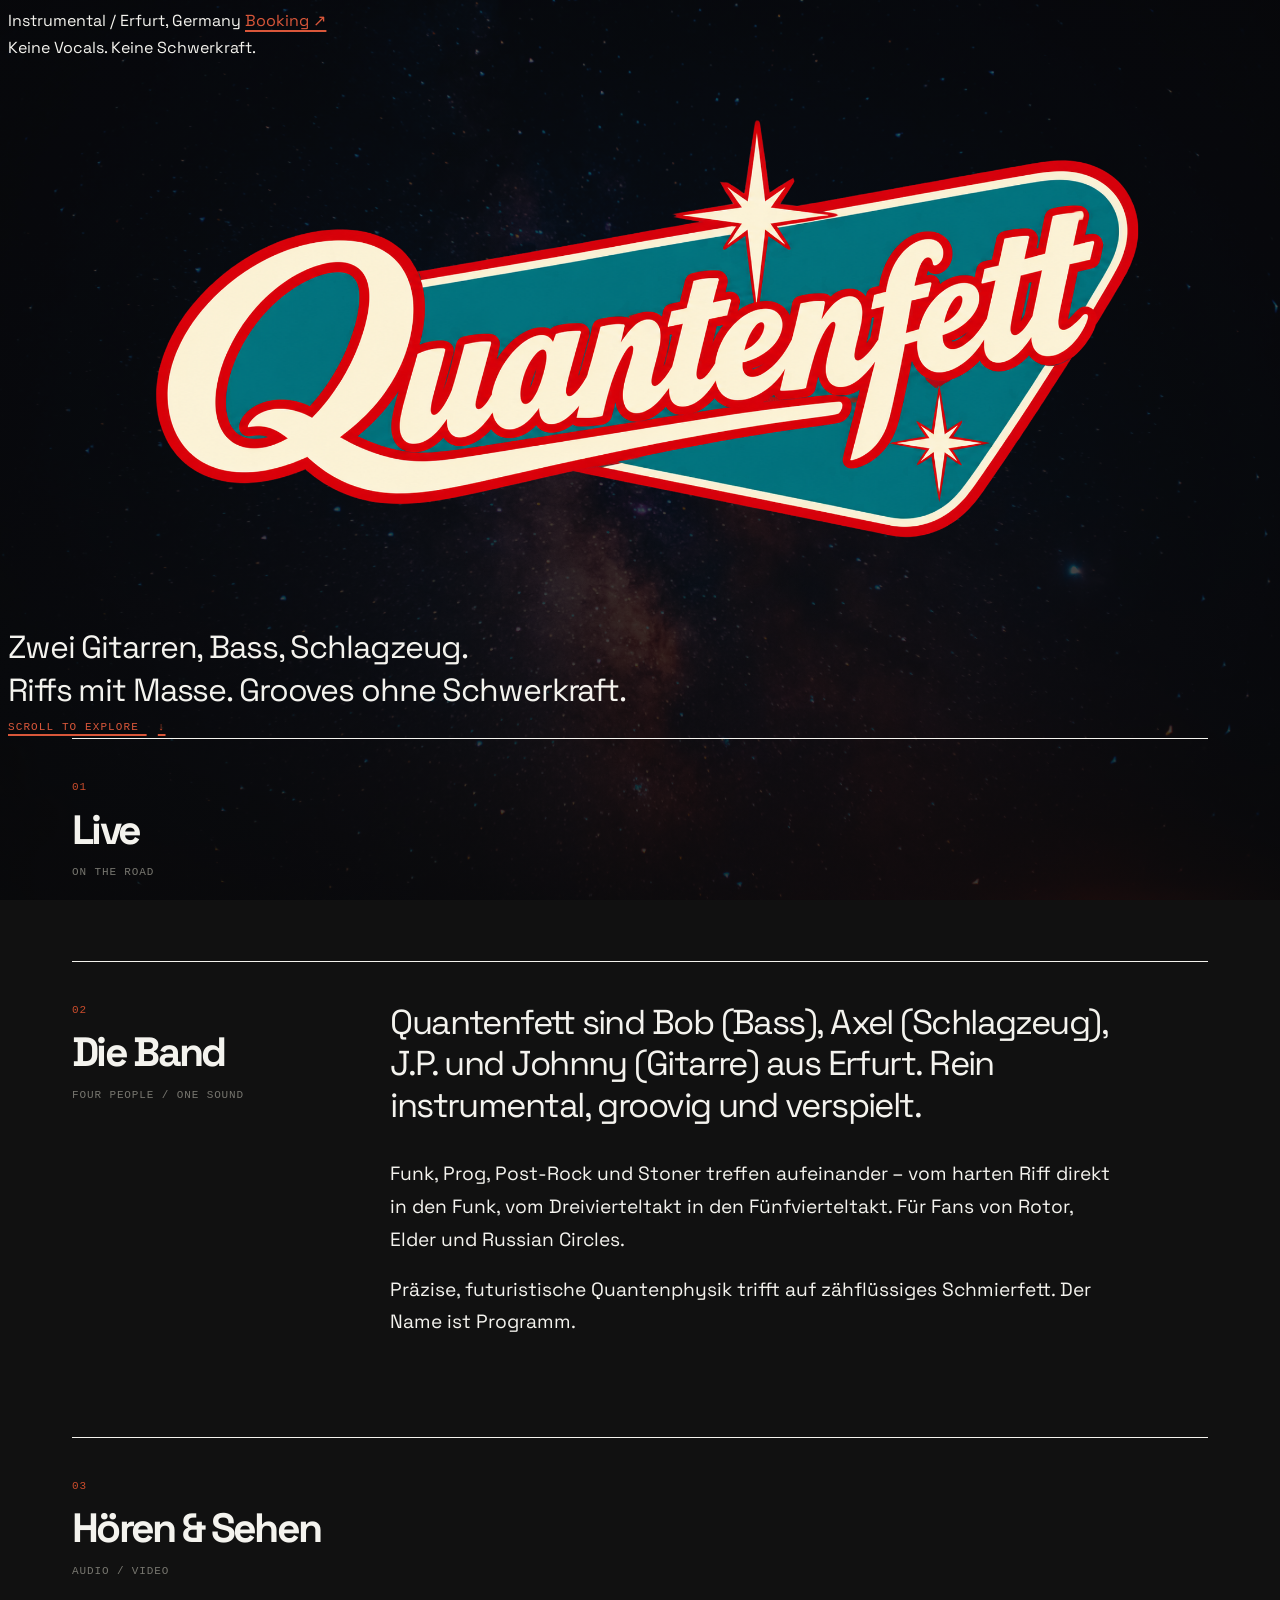
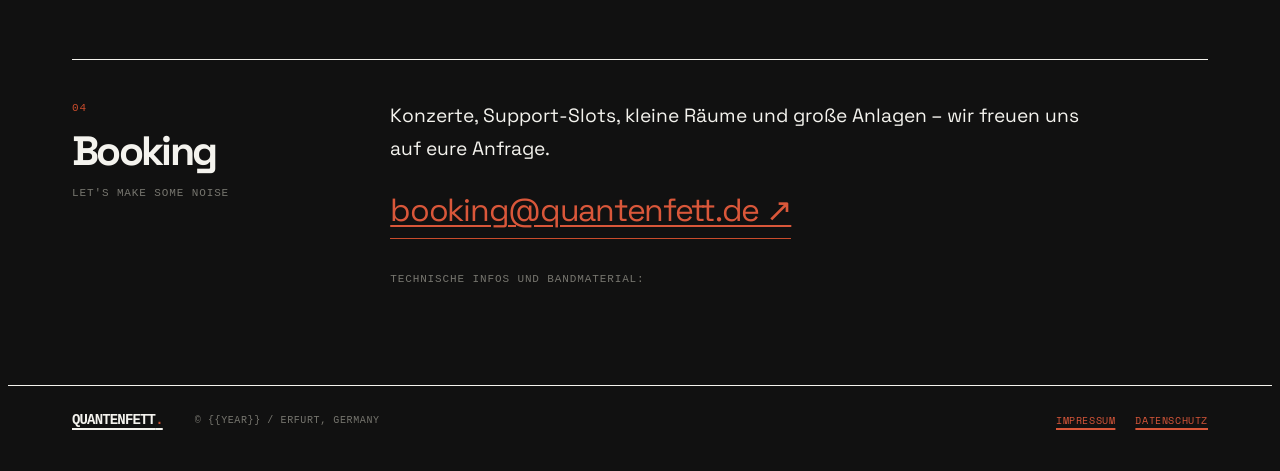
<file: site/index.html>
<!doctype html>
<html lang="de">
<head>
<meta charset="utf-8">
<meta name="viewport" content="width=device-width, initial-scale=1">
<title>Quantenfett – instrumentale Band aus Erfurt</title>
<meta name="description" content="Quantenfett aus Erfurt: zwei Gitarren, Bass und Schlagzeug. Instrumentaler Stoner, Post-Rock, Prog und Funk.">
<meta name="theme-color" content="#111111">
<link rel="stylesheet" href="style.css">
<link rel="icon" href="favicon.ico" sizes="any">
<link rel="icon" type="image/png" href="favicon-192.png" sizes="192x192">
<link rel="apple-touch-icon" href="apple-touch-icon.png">
</head>
<body>
<header class="hero">
  <div class="topline">
    <span>Instrumental / Erfurt, Germany</span>
    <a href="#booking">Booking ↗</a>
  </div>

  <p class="eyebrow">Keine Vocals. Keine Schwerkraft.</p>
  <h1 class="logo-heading">
    <img src="Retro-Logo.png" alt="Quantenfett" class="band-logo">
  </h1>
  <p class="lead">Zwei Gitarren, Bass, Schlagzeug.<br>Riffs mit Masse. Grooves ohne Schwerkraft.</p>
  <a class="scroll-link" href="#live">Scroll to explore <span aria-hidden="true">↓</span></a>
</header>

<main>
  <section id="live">
    <div class="section-head">
      <span class="section-no">01</span>
      <h2>Live</h2>
      <span class="section-note">On the road</span>
    </div>
    <!--GIGS-->
  </section>

  <section id="bio">
    <div class="section-head">
      <span class="section-no">02</span>
      <h2>Die Band</h2>
      <span class="section-note">Four people / one sound</span>
    </div>
    <div class="bio-copy">
      <p class="intro">Quantenfett sind Bob (Bass), Axel (Schlagzeug), J.P. und Johnny (Gitarre) aus Erfurt. Rein instrumental, groovig und verspielt.</p>
      <p>Funk, Prog, Post-Rock und Stoner treffen aufeinander – vom harten Riff direkt in den Funk, vom Dreivierteltakt in den Fünfvierteltakt. Für Fans von Rotor, Elder und Russian Circles.</p>
      <p>Präzise, futuristische Quantenphysik trifft auf zähflüssiges Schmierfett. Der Name ist Programm.</p>
    </div>
  </section>

  <section id="musik">
    <div class="section-head">
      <span class="section-no">03</span>
      <h2>Hören &amp; Sehen</h2>
      <span class="section-note">Audio / video</span>
    </div>
    <!--MUSIK-->
  </section>

  <section id="booking">
    <div class="section-head">
      <span class="section-no">04</span>
      <h2>Booking</h2>
      <span class="section-note">Let's make some noise</span>
    </div>
    <div class="booking-copy">
      <p>Konzerte, Support-Slots, kleine Räume und große Anlagen – wir freuen uns auf eure Anfrage.</p>
      <p><a class="email-link" href="mailto:booking@quantenfett.de">booking@quantenfett.de ↗</a></p>
      <p class="small-note">Technische Infos und Bandmaterial:</p>
    </div>
    <!--DOWNLOADS-->
  </section>
</main>

<footer>
  <a class="footer-brand" href="#">Quantenfett<span class="period">.</span></a>
  <span>© {{YEAR}} / Erfurt, Germany</span>
  <nav aria-label="Rechtliches">
    <a href="impressum.html">Impressum</a>
    <a href="datenschutz.html">Datenschutz</a>
  </nav>
</footer>
</body>
</html>
</file>
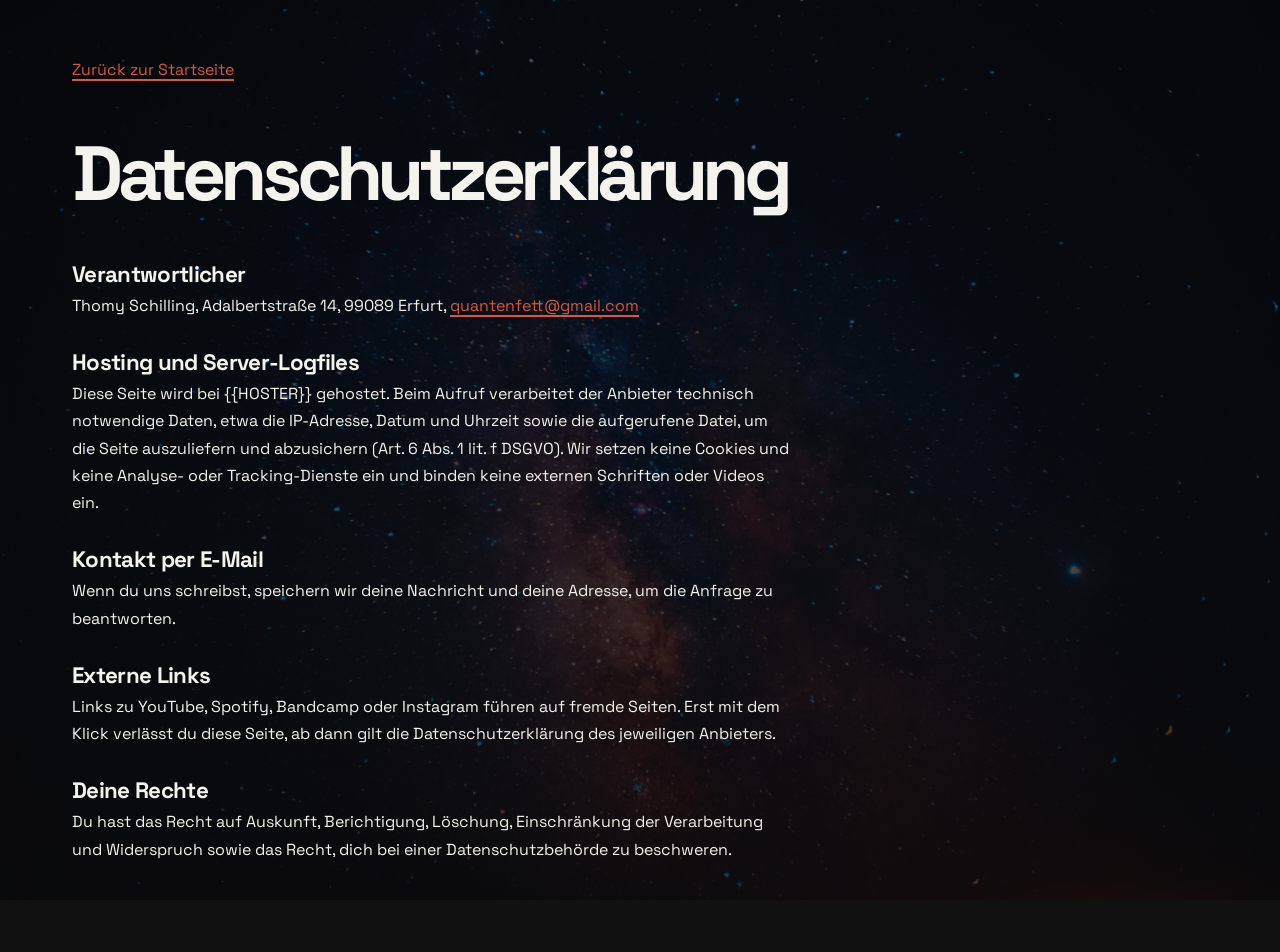
<file: site/datenschutz.html>
<!doctype html>
<html lang="de">
<head>
<meta charset="utf-8">
<meta name="viewport" content="width=device-width, initial-scale=1">
<title>Datenschutz – Quantenfett</title>
<meta name="robots" content="noindex">
<link rel="stylesheet" href="style.css">
  <link rel="icon" href="favicon.ico" sizes="any">
<link rel="icon" type="image/png" href="favicon-192.png" sizes="192x192">
<link rel="apple-touch-icon" href="apple-touch-icon.png">
</head>
<body class="doc">
<main>
  <p><a href="index.html">Zurück zur Startseite</a></p>
  <h1>Datenschutzerklärung</h1>
  <h2>Verantwortlicher</h2>
  <p>Thomy Schilling, Adalbertstraße 14, 99089 Erfurt, <a href="mailto:quantenfett@gmail.com">quantenfett@gmail.com</a></p>
  <h2>Hosting und Server-Logfiles</h2>
  <p>Diese Seite wird bei {{HOSTER}} gehostet. Beim Aufruf verarbeitet der Anbieter technisch notwendige Daten, etwa die IP-Adresse, Datum und Uhrzeit sowie die aufgerufene Datei, um die Seite auszuliefern und abzusichern (Art. 6 Abs. 1 lit. f DSGVO). Wir setzen keine Cookies und keine Analyse- oder Tracking-Dienste ein und binden keine externen Schriften oder Videos ein.</p>
  <h2>Kontakt per E-Mail</h2>
  <p>Wenn du uns schreibst, speichern wir deine Nachricht und deine Adresse, um die Anfrage zu beantworten.</p>
  <h2>Externe Links</h2>
  <p>Links zu YouTube, Spotify, Bandcamp oder Instagram führen auf fremde Seiten. Erst mit dem Klick verlässt du diese Seite, ab dann gilt die Datenschutzerklärung des jeweiligen Anbieters.</p>
  <h2>Deine Rechte</h2>
  <p>Du hast das Recht auf Auskunft, Berichtigung, Löschung, Einschränkung der Verarbeitung und Widerspruch sowie das Recht, dich bei einer Datenschutzbehörde zu beschweren.</p>
</main>
</body>
</html>
</file>
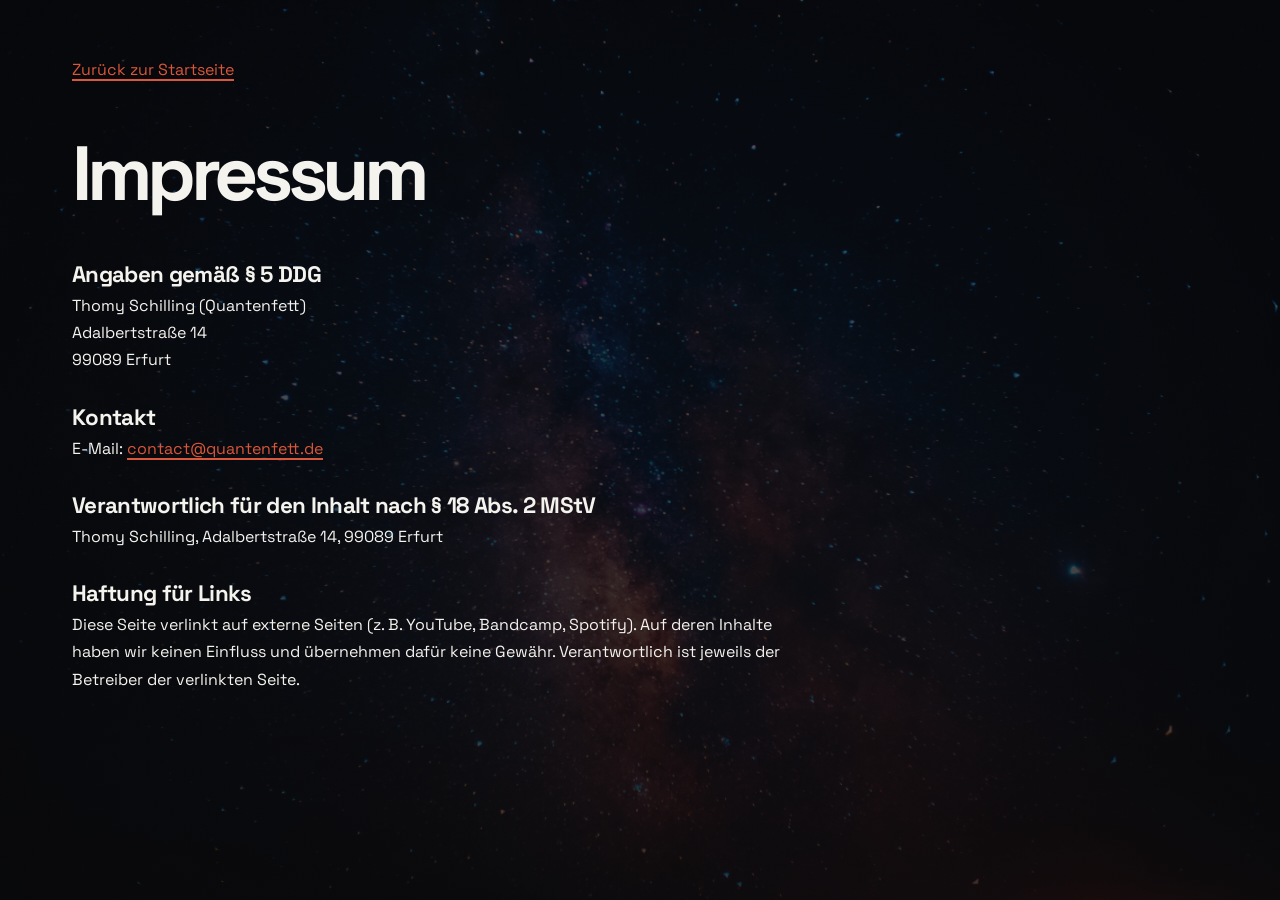
<file: site/impressum.html>
<!doctype html>
<html lang="de">
<head>
<meta charset="utf-8">
<meta name="viewport" content="width=device-width, initial-scale=1">
<title>Impressum – Quantenfett</title>
<meta name="robots" content="noindex">
<link rel="stylesheet" href="style.css">
  <link rel="icon" href="favicon.ico" sizes="any">
<link rel="icon" type="image/png" href="favicon-192.png" sizes="192x192">
<link rel="apple-touch-icon" href="apple-touch-icon.png">
</head>
<body class="doc">
<main>
  <p><a href="index.html">Zurück zur Startseite</a></p>
  <h1>Impressum</h1>
  <h2>Angaben gemäß § 5 DDG</h2>
  <p>Thomy Schilling (Quantenfett)<br>Adalbertstraße 14<br>99089 Erfurt</p>
  <h2>Kontakt</h2>
  <p>E-Mail: <a href="mailto:contact@quantenfett.de">contact@quantenfett.de</a></p>
  <h2>Verantwortlich für den Inhalt nach § 18 Abs. 2 MStV</h2>
  <p>Thomy Schilling, Adalbertstraße 14, 99089 Erfurt</p>
  <h2>Haftung für Links</h2>
  <p>Diese Seite verlinkt auf externe Seiten (z. B. YouTube, Bandcamp, Spotify). Auf deren Inhalte haben wir keinen Einfluss und übernehmen dafür keine Gewähr. Verantwortlich ist jeweils der Betreiber der verlinkten Seite.</p>
</main>
</body>
</html>
</file>
<file: site/style.css>
/* Schriften: selbst gehostet (keine Verbindung zu Google).
   Dateien liegen in site/fonts/ – siehe README dort. */
@font-face {
  font-family: 'Space Grotesk';
  font-style: normal;
  font-weight: 400;
  font-display: swap;
  src: url("fonts/space-grotesk-400.woff2") format("woff2");
}

@font-face {
  font-family: 'Space Grotesk';
  font-style: normal;
  font-weight: 700;
  font-display: swap;
  src: url("fonts/space-grotesk-700.woff2") format("woff2");
}

@font-face {
  font-family: 'Space Mono';
  font-style: normal;
  font-weight: 400;
  font-display: swap;
  src: url("fonts/space-mono-400.woff2") format("woff2");
}

@font-face {
  font-family: 'Space Mono';
  font-style: normal;
  font-weight: 700;
  font-display: swap;
  src: url("fonts/space-mono-700.woff2") format("woff2");
}

:root {
  --paper: #f4f3ee;
  --ink: #f4f3ee;
  --muted: #77766f;
  --accent: #c94c2c;
  --line: #d9d7cf;
  --mono: "SFMono-Regular", Consolas, "Liberation Mono", monospace;
}

* {
  box-sizing: border-box;
}

html {
  scroll-behavior: smooth;
  scroll-padding-top: 1.5rem;
}


body {
  font-family: 'Space Grotesk', system-ui, -apple-system, "Segoe UI", sans-serif;
  font-weight: 400;
  line-height: 1.65;
  color: #f4f3ee;

  background-color: #111;
  background-image:
    linear-gradient(
      rgba(10, 10, 12, 0.68),
      rgba(10, 10, 12, 0.82)
    ),
    url("hintergrund.jpg");

  background-size: cover;
  background-position: center center;
  background-repeat: no-repeat;
  background-attachment: fixed;
}


/* Überschriften: markant und kompakt */
h1, h2, h3 {
  font-family: 'Space Grotesk', system-ui, -apple-system, "Segoe UI", sans-serif;
  font-weight: 700;
  line-height: 1.1;
  letter-spacing: -0.04em;
}

/* Navigation, Konzertdaten und technische Details */
nav,
time,
.date,
.label,
.tag {
  font-family: 'Space Mono', ui-monospace, "SFMono-Regular", Consolas, monospace;
}

/* Links in Rot */
a {
  color: #d9573a;
  text-underline-offset: 4px;
  text-decoration-thickness: 1.5px;
}

a:hover {
  color: #f4f3ee;
}

/* Fließtext angenehm lesbar halten */
p {
  line-height: 1.7;
}


.period {
  color: var(--accent);
}

.lead {
  max-width: 620px;
  margin: 0;
  font-size: clamp(1.2rem, 2.5vw, 2rem);
  line-height: 1.35;
  letter-spacing: -0.035em;
}

.scroll-link {
  margin-top: auto;
  padding-top: 4rem;
  font: 11px/1.4 var(--mono);
  text-transform: uppercase;
  letter-spacing: 0.1em;
}

.scroll-link span {
  color: var(--accent);
  padding-left: 0.7rem;
}

main {
  max-width: 1440px;
  margin: 0 auto;
  padding: 0 clamp(1.25rem, 5vw, 5rem);
}

main section {
  display: grid;
  grid-template-columns: minmax(180px, 0.7fr) minmax(0, 2fr);
  gap: 2rem;
  padding: 2.5rem 0 5rem;
  border-top: 1px solid var(--ink);
}

.section-head {
  display: flex;
  flex-direction: column;
  align-items: flex-start;
  gap: 0.45rem;
}

.section-no,
.section-note,
.small-note {
  font: 11px/1.5 var(--mono);
  text-transform: uppercase;
  letter-spacing: 0.08em;
  color: var(--muted);
}

.section-no {
  color: var(--accent);
}

h2 {
  font-size: clamp(1.8rem, 3.2vw, 3rem);
  line-height: 1.05;
  letter-spacing: -0.065em;
  margin: 0.35rem 0;
  font-weight: 700;
}

main section > :not(.section-head) {
  min-width: 0;
}

p {
  max-width: 720px;
  margin: 0 0 1.1rem;
}

.bio-copy,
.booking-copy {
  font-size: clamp(1rem, 1.5vw, 1.25rem);
  line-height: 1.65;
}

.bio-copy .intro {
  font-size: clamp(1.4rem, 2.7vw, 2.5rem);
  line-height: 1.2;
  letter-spacing: -0.045em;
  margin-bottom: 2rem;
}

.gigs,
.links {
  list-style: none;
  margin: 0;
  padding: 0;
}

.gig {
  display: grid;
  grid-template-columns: 4.5rem minmax(0, 1fr) auto;
  gap: 1.25rem;
  align-items: center;
  padding: 1.15rem 0;
  border-top: 1px solid var(--line);
}

.gig:first-child {
  border-top: 0;
}

.gig time {
  display: flex;
  flex-direction: column;
  align-items: flex-start;
  line-height: 1.1;
  color: var(--accent);
}

.gig .d {
  font: 2rem/1 var(--mono);
  letter-spacing: -0.08em;
}

.gig .m {
  font: 10px/1.5 var(--mono);
  text-transform: uppercase;
  letter-spacing: 0.08em;
}

.gig strong {
  display: block;
  font-size: 1.1rem;
  line-height: 1.35;
}

.meta {
  display: block;
  color: var(--muted);
  font-size: 0.9rem;
}

.gig > a,
.links a {
  font: 11px/1.5 var(--mono);
  text-transform: uppercase;
  letter-spacing: 0.05em;
}

.links li {
  padding: 0.55rem 0;
  border-bottom: 1px solid var(--line);
}

.links a {
  font-size: 12px;
}

.empty {
  color: var(--muted);
}

.email-link {
  display: inline-block;
  border-bottom: 1px solid var(--accent);
  font-size: clamp(1.2rem, 2.5vw, 2rem);
  letter-spacing: -0.04em;
}

.small-note {
  margin-top: 2rem;
}

footer {
  max-width: 1440px;
  margin: 0 auto;
  padding: 1.5rem clamp(1.25rem, 5vw, 5rem) 2rem;
  border-top: 1px solid var(--ink);
  display: flex;
  align-items: center;
  gap: 2rem;
  font: 10px/1.5 var(--mono);
  text-transform: uppercase;
  letter-spacing: 0.06em;
  color: var(--muted);
}

.footer-brand {
  color: var(--ink);
  font-size: 14px;
  font-weight: bold;
  letter-spacing: -0.06em;
}

footer nav {
  margin-left: auto;
  display: flex;
  gap: 1.25rem;
}

/* Rechtliche Unterseiten */
.doc main {
  padding-top: 3rem;
  padding-bottom: 4rem;
}

.doc main section {
  display: block;
}

.doc h1 {
  font-size: clamp(2.5rem, 6vw, 5rem);
  letter-spacing: -0.07em;
  line-height: 1;
}

.doc h2 {
  font-size: 1.4rem;
  letter-spacing: -0.03em;
  margin-top: 2rem;
}

/* Smartphone */
@media (max-width: 680px) {
  .hero {
    min-height: 78vh;
    padding-top: 1rem;
    padding-bottom: 5rem;
  }

  .topline {
    font-size: 10px;
  }

  .hero h1 {
    font-size: clamp(3.8rem, 17vw, 7rem);
    letter-spacing: -0.09em;
  }

  main section {
    grid-template-columns: 1fr;
    gap: 1.5rem;
    padding: 2rem 0 3.5rem;
  }

  .section-head {
    display: grid;
    grid-template-columns: auto 1fr;
    column-gap: 0.8rem;
    align-items: baseline;
  }

  .section-no {
    grid-row: 1;
    grid-column: 1;
  }

  .section-head h2 {
    grid-row: 1;
    grid-column: 2;
  }

  .section-note {
    grid-row: 2;
    grid-column: 2;
  }

  .gig {
    grid-template-columns: 3.5rem minmax(0, 1fr);
    gap: 0.8rem;
  }

  .gig > a {
    grid-column: 2;
  }

  footer {
    flex-wrap: wrap;
    gap: 0.8rem 1.25rem;
  }

  footer nav {
    width: 100%;
    margin-left: 0;
  }
}

/* Barrierefreiheit: reduzierte Animationen respektieren */
@media (prefers-reduced-motion: reduce) {
  html {
    scroll-behavior: auto;
  }
}

.logo-heading {
  width: 100%;
  max-width: 1000px;
  text-align: center;
  margin: 2rem auto;
  line-height: 0;
}

.band-logo {
  display: block;
  width: 100%;
  max-width: 1000px;
  height: auto;
  margin: 0 auto;
  
}
</file>
